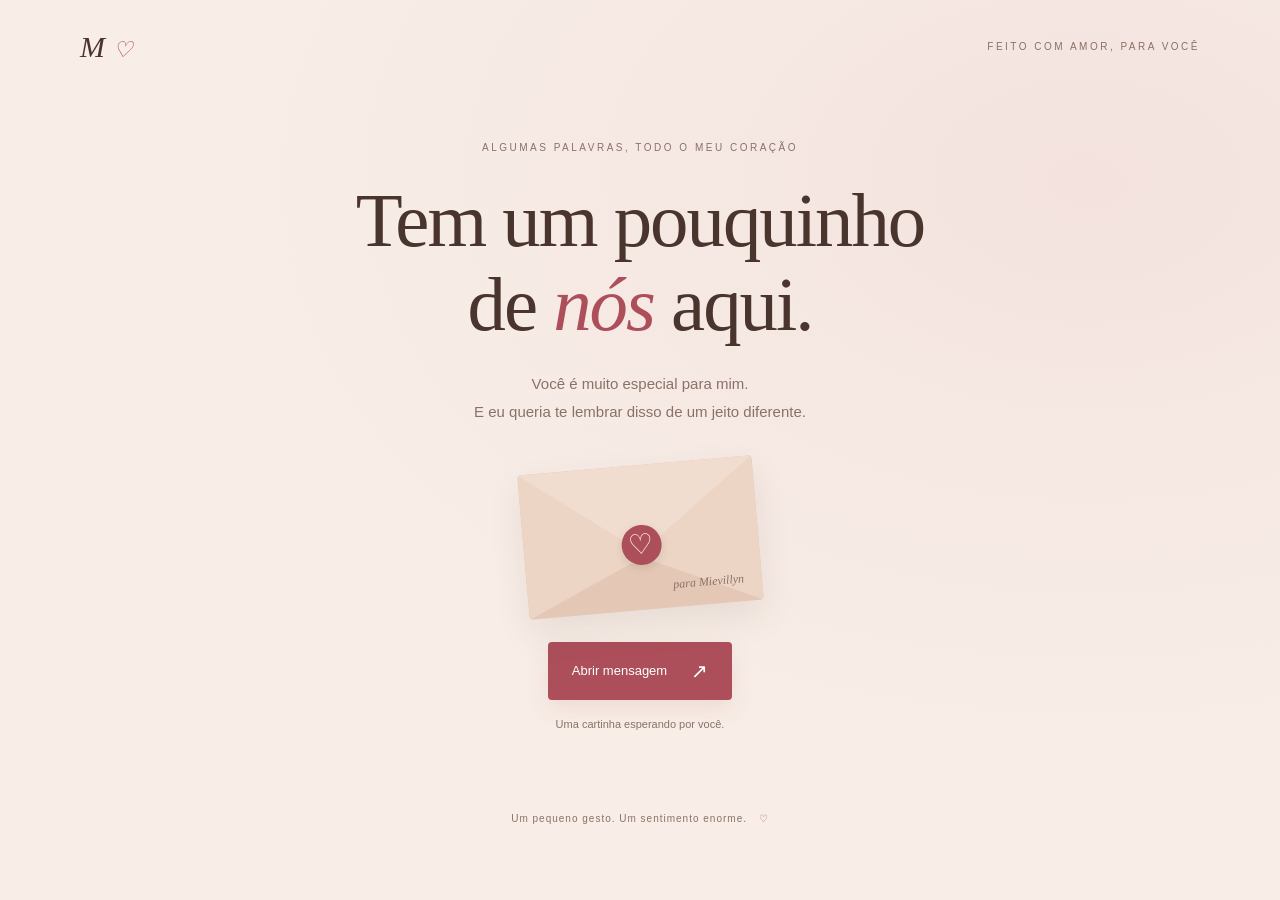
<file: index.html>
<!DOCTYPE html>
<html lang="pt-BR"><head><meta charset="UTF-8"><meta name="viewport" content="width=device-width, initial-scale=1"><meta name="theme-color" content="#f8eee7"><title>Para Mievillyn, com amor</title><link rel="stylesheet" href="style.css"><script src="script.js" defer></script></head>
<body><div class="petals" aria-hidden="true"></div><header><a class="brand" href="index.html">M <span>♡</span></a><span>FEITO COM AMOR, PARA VOCÊ</span></header>
<main class="welcome"><p class="eyebrow">ALGUMAS PALAVRAS, TODO O MEU CORAÇÃO</p><h1>Tem um pouquinho<br>de <em>nós</em> aqui.</h1><p class="intro">Você é muito especial para mim.<br>E eu queria te lembrar disso de um jeito diferente.</p><a class="envelope" href="mensagem.html" aria-label="Abrir mensagem para Mievillyn"><span class="envelope-flap"></span><span class="seal">♡</span><span class="envelope-label">para Mievillyn</span></a><a class="button" href="mensagem.html">Abrir mensagem <span aria-hidden="true">↗</span></a><p class="hint">Uma cartinha esperando por você.</p></main><footer>Um pequeno gesto. Um sentimento enorme. <span>♡</span></footer></body></html>
</file>
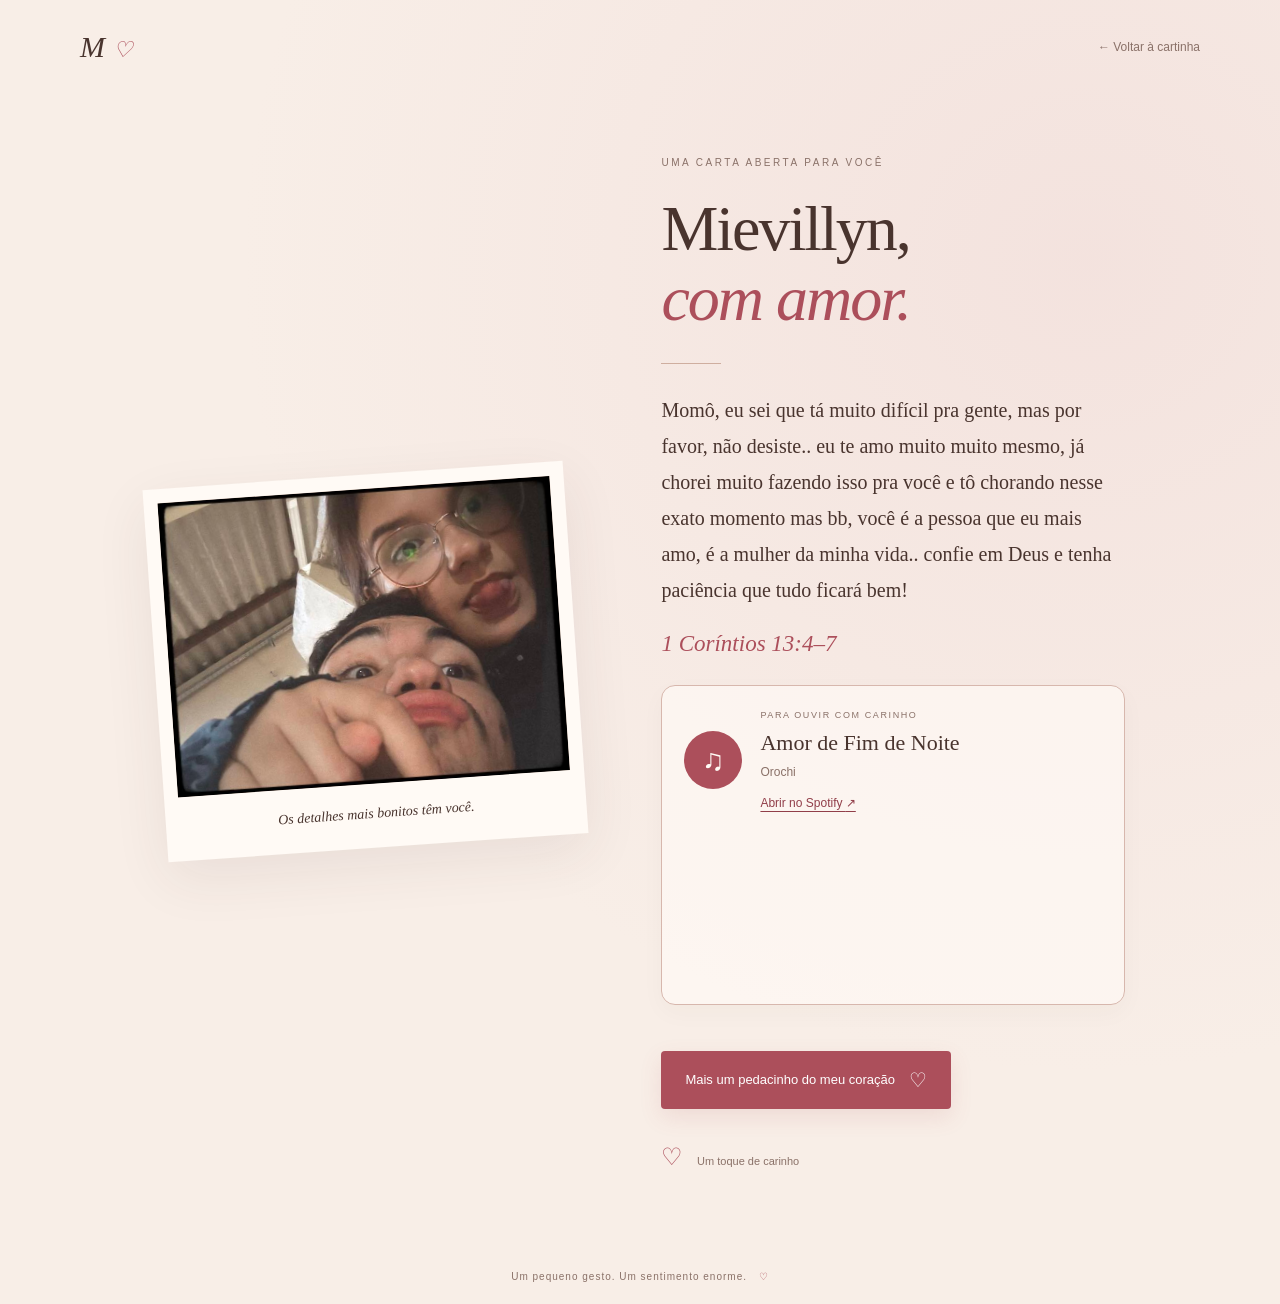
<file: mensagem.html>
<!DOCTYPE html>
<html lang="pt-BR"><head><meta charset="UTF-8"><meta name="viewport" content="width=device-width, initial-scale=1"><meta name="theme-color" content="#f8eee7"><title>Para Mievillyn, com amor</title><link rel="stylesheet" href="style.css"><script src="script.js" defer></script></head>
<body><div class="petals" aria-hidden="true"></div><header><a class="brand" href="index.html" aria-label="Voltar ao início">M <span>♡</span></a><a class="back" href="index.html">← Voltar à cartinha</a></header><main class="letter-layout"><figure class="polaroid"><div class="photo-frame"><img src="assets/nossa-foto.jpg" alt="Uma lembrança carinhosa de nós dois" width="592" height="1280" fetchpriority="high"></div><figcaption>Os detalhes mais bonitos têm você.</figcaption></figure><article class="letter"><p class="eyebrow">UMA CARTA ABERTA PARA VOCÊ</p><h1>Mievillyn,<br><em>com amor.</em></h1><div class="rule"></div><p class="original">Momô, eu sei que tá muito difícil pra gente, mas por favor, não desiste.. eu te amo muito muito mesmo, já chorei muito fazendo isso pra você e tô chorando nesse exato momento mas bb, você é a pessoa que eu mais amo, é a mulher da minha vida.. confie em Deus e tenha paciência que tudo ficará bem!</p><p class="signature">1 Coríntios 13:4–7</p><section class="music-card" aria-labelledby="music-title"><span class="music-icon" aria-hidden="true">♫</span><div class="music-info"><p class="music-caption">PARA OUVIR COM CARINHO</p><h2 id="music-title">Amor de Fim de Noite</h2><p class="music-artist">Orochi</p><a class="music-link" href="https://open.spotify.com/track/1Nmcs8zk7LfcvHRgLtTM5J" target="_blank" rel="noopener noreferrer">Abrir no Spotify <span aria-hidden="true">↗</span><span class="sr-only"> (abre em outra aba)</span></a></div><iframe class="spotify-player" title="Ouvir Amor de Fim de Noite, de Orochi, no Spotify" src="https://open.spotify.com/embed/track/1Nmcs8zk7LfcvHRgLtTM5J?utm_source=generator&amp;theme=0" width="100%" height="152" frameborder="0" allow="autoplay; clipboard-write; encrypted-media; fullscreen; picture-in-picture" loading="lazy" allowfullscreen></iframe></section><button class="button" id="reveal" aria-expanded="false" aria-controls="extra">Mais um pedacinho do meu coração <span aria-hidden="true">♡</span></button><div id="extra" hidden><p class="extra-text">Você é muito especial para mim. Que essa cartinha seja um abraço, mesmo de longe.</p><p class="signature">Com todo o meu carinho, <span>♡</span></p></div><button class="heart-button" id="hearts" aria-label="Espalhar corações">♡ <span>Um toque de carinho</span></button></article></main><footer>Um pequeno gesto. Um sentimento enorme. <span>♡</span></footer></body></html>
</file>
<file: style.css>
:root{--bg:#f8eee7;--ink:#49342e;--muted:#8a7168;--accent:#ac4f5b;--paper:#fffaf5}*{box-sizing:border-box}body{margin:0;background:var(--bg);color:var(--ink);font-family:Arial,Helvetica,sans-serif;background-image:radial-gradient(ellipse at 85% 20%,#efd7d580,transparent 55%);min-height:100vh}header{max-width:1200px;margin:auto;padding:30px 40px;display:flex;align-items:center;justify-content:space-between}header>span,.eyebrow{font-size:10px;letter-spacing:2.5px;color:var(--muted);line-height:1.8}.brand{font:italic 30px Georgia,serif;color:var(--ink);text-decoration:none}.brand span{color:var(--accent);font-size:22px}.back{font-size:12px;color:var(--muted);text-decoration:none}.welcome{text-align:center;padding:35px 20px 50px}h1{font:normal clamp(46px,6vw,78px)/1.1 Georgia,serif;letter-spacing:-2px;margin:22px 0}h1 em{color:var(--accent);font-weight:normal}.intro{color:var(--muted);font-size:15px;line-height:1.9}.button{border:0;cursor:pointer;display:inline-flex;gap:24px;align-items:center;justify-content:center;padding:17px 24px;border-radius:4px;background:var(--accent);color:white;font:13px Arial,sans-serif;text-decoration:none;box-shadow:0 8px 22px #ac4f5b20;transition:transform .2s,background .2s}.button:hover{transform:translateY(-3px);background:#913e49}.button span{font-size:20px}.hint{font-size:11px;color:var(--muted);margin-top:18px}.envelope{display:block;position:relative;width:235px;height:145px;margin:38px auto 32px;background:#e4c8b5;border-radius:4px;box-shadow:0 15px 35px #49342e18;transform:rotate(-5deg);transition:transform .3s;text-decoration:none;overflow:hidden}.envelope:hover{transform:rotate(0deg) translateY(-7px)}.envelope:before,.envelope:after{content:"";position:absolute;inset:0;background:#ecd5c5;clip-path:polygon(0 0,55% 60%,0 100%)}.envelope:after{transform:scaleX(-1)}.envelope-flap{position:absolute;inset:0;background:#f1ddcf;clip-path:polygon(0 0,100% 0,50% 60%);z-index:1}.seal{position:absolute;z-index:2;left:calc(50% - 20px);top:60px;background:var(--accent);color:#fff1e9;width:40px;height:40px;border-radius:50%;font:28px/40px Georgia,serif;box-shadow:0 3px 8px #49342e22}.envelope-label{position:absolute;z-index:3;bottom:15px;right:18px;font:italic 12px Georgia,serif;color:var(--muted)}footer{text-align:center;padding:22px;font-size:10px;letter-spacing:1px;color:var(--muted)}footer span{color:var(--accent);margin-left:8px}.letter-layout{max-width:1050px;margin:50px auto 70px;padding:0 40px;display:grid;grid-template-columns:1fr 1.1fr;gap:85px;align-items:center}.polaroid{margin:0;padding:14px 14px 26px;background:var(--paper);box-shadow:0 18px 55px #49342e15;transform:rotate(-4deg)}.photo-placeholder{aspect-ratio:4/5;display:flex;flex-direction:column;align-items:center;justify-content:center;background:linear-gradient(140deg,#eed9d0,#dec0bf);color:#946869;text-align:center}.photo-placeholder>span{font:100px Georgia,serif}.photo-placeholder p{font:26px/1.5 Georgia,serif}.polaroid img{width:100%;aspect-ratio:4/5;object-fit:cover;display:block}.polaroid figcaption{font:italic 14px Georgia,serif;text-align:center;padding-top:22px}.letter h1{font-size:clamp(45px,5vw,66px)}.rule{height:1px;width:60px;background:#cfae9f;margin:28px 0}.original,.extra-text{font:20px/1.8 Georgia,serif}.letter .button{margin-top:18px;gap:14px}.signature{font:italic 23px Georgia,serif;color:var(--accent)}.heart-button{display:block;margin-top:26px;padding:8px 0;background:none;border:none;color:var(--accent);cursor:pointer;font-size:24px}.heart-button span{font:11px Arial,sans-serif;margin-left:7px;color:var(--muted)}a:focus-visible,button:focus-visible{outline:3px solid var(--ink);outline-offset:6px}.petals{pointer-events:none;position:fixed;inset:0;overflow:hidden;z-index:5}.floating-heart{position:absolute;bottom:-40px;color:var(--accent);font:28px Georgia,serif;animation:float-up 3s ease-out forwards}@keyframes float-up{from{opacity:0;transform:translateY(0) rotate(-15deg)}15%{opacity:.8}to{opacity:0;transform:translateY(-90vh) rotate(25deg)}}[hidden]{display:none!important}@media(max-width:700px){header{padding:22px}header>span{font-size:8px;letter-spacing:1.4px}.welcome{padding-top:25px}.letter-layout{grid-template-columns:1fr;gap:45px;padding:0 28px;margin:25px auto 40px}.polaroid{width:80%;max-width:330px;margin:auto}.letter{text-align:center}.rule{margin:25px auto}.heart-button{margin:25px auto}.letter .button{font-size:12px;padding:15px}.original,.extra-text{font-size:19px}}@media(prefers-reduced-motion:reduce){*,*:before,*:after{animation:none!important;transition:none!important;scroll-behavior:auto!important}}

.photo-frame{position:relative;aspect-ratio:4/3;overflow:hidden;background:#ead4c7}.polaroid .photo-frame img{position:absolute;width:75%;height:133.333%;max-width:none;left:12.5%;top:-16.666%;aspect-ratio:auto;object-fit:cover;transform:rotate(-90deg)}

.music-card{display:flex;align-items:center;gap:18px;margin:28px 0;padding:22px;border:1px solid #d7b7ad;border-radius:14px;background:#fffaf5b3;text-align:left;box-shadow:0 8px 24px #49342e08}.music-icon{display:grid;place-items:center;flex-shrink:0;width:58px;height:58px;border-radius:50%;background:#ac4f5b;color:#fffaf5;font:30px Georgia,serif}.music-info{min-width:0}.music-caption{font-size:9px;letter-spacing:1.6px;line-height:1.6;color:var(--muted);margin:0 0 7px}.music-info h2{font:normal 22px/1.3 Georgia,serif;margin:0}.music-artist{font-size:12px;color:var(--muted);margin:7px 0 14px}.music-link{display:inline-block;color:#913e49;font-size:12px;line-height:1.5;text-underline-offset:4px}.sr-only{position:absolute;width:1px;height:1px;overflow:hidden;clip-path:inset(50%);white-space:nowrap}@media(max-width:700px){.music-card{padding:18px;gap:14px}.music-info h2{font-size:20px}.music-icon{width:48px;height:48px}}

.music-card{flex-wrap:wrap}.music-info{flex:1}.spotify-player{display:block;flex:0 0 100%;width:100%;height:152px;border:0;border-radius:12px}
</file>
